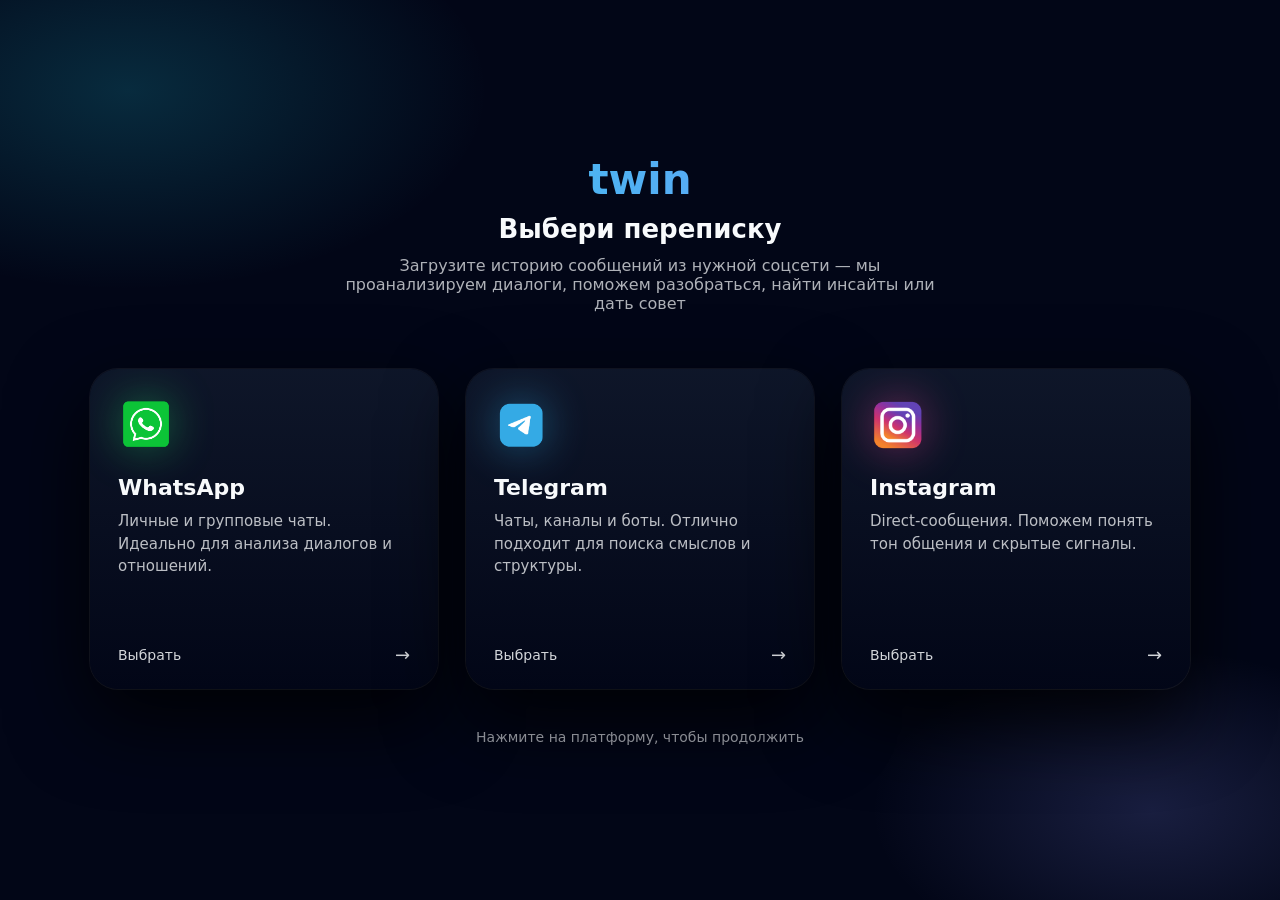
<file: frontend/main.html>
<!DOCTYPE html>
<html lang="ru">
<head>
  <meta charset="UTF-8" />
  <title>twin — выбери переписку</title>
  <meta name="viewport" content="width=device-width, initial-scale=1.0" />

  <style>
    * { box-sizing: border-box; }

    body {
      margin: 0;
      min-height: 100vh;
      background:
        radial-gradient(900px 500px at 10% 10%, rgba(34,211,238,0.18), transparent 40%),
        radial-gradient(700px 400px at 90% 90%, rgba(129,140,248,0.18), transparent 40%),
        #020617;
      font-family: Inter, system-ui, -apple-system, BlinkMacSystemFont, sans-serif;
      color: #f8fafc;
      display: flex;
      justify-content: center;
      align-items: center;
      padding: 40px;
    }

    .container {
      max-width: 1100px;
      width: 100%;
    }

    .header {
      text-align: center;
      margin-bottom: 48px;
    }

    .logo {
      font-size: 42px;
      font-weight: 900;
      background: linear-gradient(90deg, #22d3ee, #818cf8);
      background-clip: text;
      -webkit-background-clip: text;
      -webkit-text-fill-color: transparent;
      margin-bottom: 10px;
    }

    .headline {
      font-size: 26px;
      font-weight: 700;
      margin-bottom: 12px;
    }

    .subheadline {
      font-size: 16px;
      opacity: 0.7;
      max-width: 600px;
      margin: 0 auto;
    }

    .cards {
      display: grid;
      grid-template-columns: repeat(auto-fit, minmax(260px, 1fr));
      gap: 28px;
      margin-top: 56px;
    }

    .card {
      position: relative;
      height: 320px;
      border-radius: 28px;
      padding: 28px;
      background: linear-gradient(180deg, rgba(15,23,42,0.95), rgba(2,6,23,0.95));
      box-shadow:
        0 0 0 1px rgba(255,255,255,0.06),
        0 30px 80px rgba(0,0,0,0.85);
      cursor: pointer;
      transition: transform 0.3s ease, box-shadow 0.3s ease;
      overflow: hidden;
    }

    .card::before {
      content: "";
      position: absolute;
      inset: 0;
      background: radial-gradient(400px 200px at var(--x,50%) var(--y,50%), rgba(255,255,255,0.12), transparent 60%);
      opacity: 0;
      transition: opacity 0.3s ease;
    }

    .card:hover::before {
      opacity: 1;
    }

    .card:hover {
      transform: translateY(-8px) scale(1.02);
      box-shadow:
        0 40px 120px rgba(0,0,0,0.9),
        0 0 80px rgba(34,211,238,0.18);
    }

    .icon {
      width: 56px;
      height: 56px;
      margin-bottom: 18px;
      object-fit: contain;
      filter: drop-shadow(0 0 18px rgba(255,255,255,0.25));
    }

    .whatsapp .icon {
      filter: drop-shadow(0 0 22px rgba(37, 211, 102, 0.45));
    }

    .telegram .icon {
      filter: drop-shadow(0 0 22px rgba(56, 189, 248, 0.45));
    }

    .instagram .icon {
      filter: drop-shadow(0 0 22px rgba(236, 72, 153, 0.45));
    }

    .card-title {
      font-size: 22px;
      font-weight: 800;
      margin-bottom: 10px;
    }

    .card-desc {
      font-size: 15px;
      opacity: 0.75;
      line-height: 1.5;
    }

    .card-footer {
      position: absolute;
      bottom: 24px;
      left: 28px;
      right: 28px;
      display: flex;
      justify-content: space-between;
      align-items: center;
      font-size: 14px;
      opacity: 0.85;
    }

    .arrow {
      font-size: 18px;
      transition: transform 0.3s ease;
    }

    .card:hover .arrow {
      transform: translateX(6px);
    }

    .hint {
      text-align: center;
      margin-top: 40px;
      font-size: 14px;
      opacity: 0.55;
    }
  </style>
</head>

<body>
  <div class="container">
    <div class="header">
      <div class="logo">twin</div>
      <div class="headline">Выбери переписку</div>
      <div class="subheadline">
        Загрузите историю сообщений из нужной соцсети — мы проанализируем диалоги,
        поможем разобраться, найти инсайты или дать совет
      </div>
    </div>

    <div class="cards">
      <div class="card whatsapp" onclick="selectPlatform('whatsapp')">
        <img class="icon" src="assets/logos/wp.png" alt="WhatsApp" />
        <div class="card-title">WhatsApp</div>
        <div class="card-desc">Личные и групповые чаты. Идеально для анализа диалогов и отношений.</div>
        <div class="card-footer">
          <span>Выбрать</span>
          <span class="arrow">→</span>
        </div>
      </div>

      <div class="card telegram" onclick="selectPlatform('telegram')">
        <img class="icon" src="assets/logos/telegram.png" alt="Telegram" />
        <div class="card-title">Telegram</div>
        <div class="card-desc">Чаты, каналы и боты. Отлично подходит для поиска смыслов и структуры.</div>
        <div class="card-footer">
          <span>Выбрать</span>
          <span class="arrow">→</span>
        </div>
      </div>

      <div class="card instagram" onclick="selectPlatform('instagram')">
        <img class="icon" src="assets/logos/insta.png" alt="Instagram" />
        <div class="card-title">Instagram</div>
        <div class="card-desc">Direct-сообщения. Поможем понять тон общения и скрытые сигналы.</div>
        <div class="card-footer">
          <span>Выбрать</span>
          <span class="arrow">→</span>
        </div>
      </div>
    </div>

    <div class="hint">Нажмите на платформу, чтобы продолжить</div>
  </div>

  <script>
    const token = new URLSearchParams(window.location.search).get('token');

    function selectPlatform(platform) {
      console.log('Выбрана платформа:', platform);
      window.location.href = `upload.html?platform=${platform}&token=${token}`
    }

    document.querySelectorAll('.card').forEach(card => {
      card.addEventListener('mousemove', e => {
        const rect = card.getBoundingClientRect();
        card.style.setProperty('--x', `${e.clientX - rect.left}px`);
        card.style.setProperty('--y', `${e.clientY - rect.top}px`);
      });
    });
  </script>
</body>
</html>
</file>
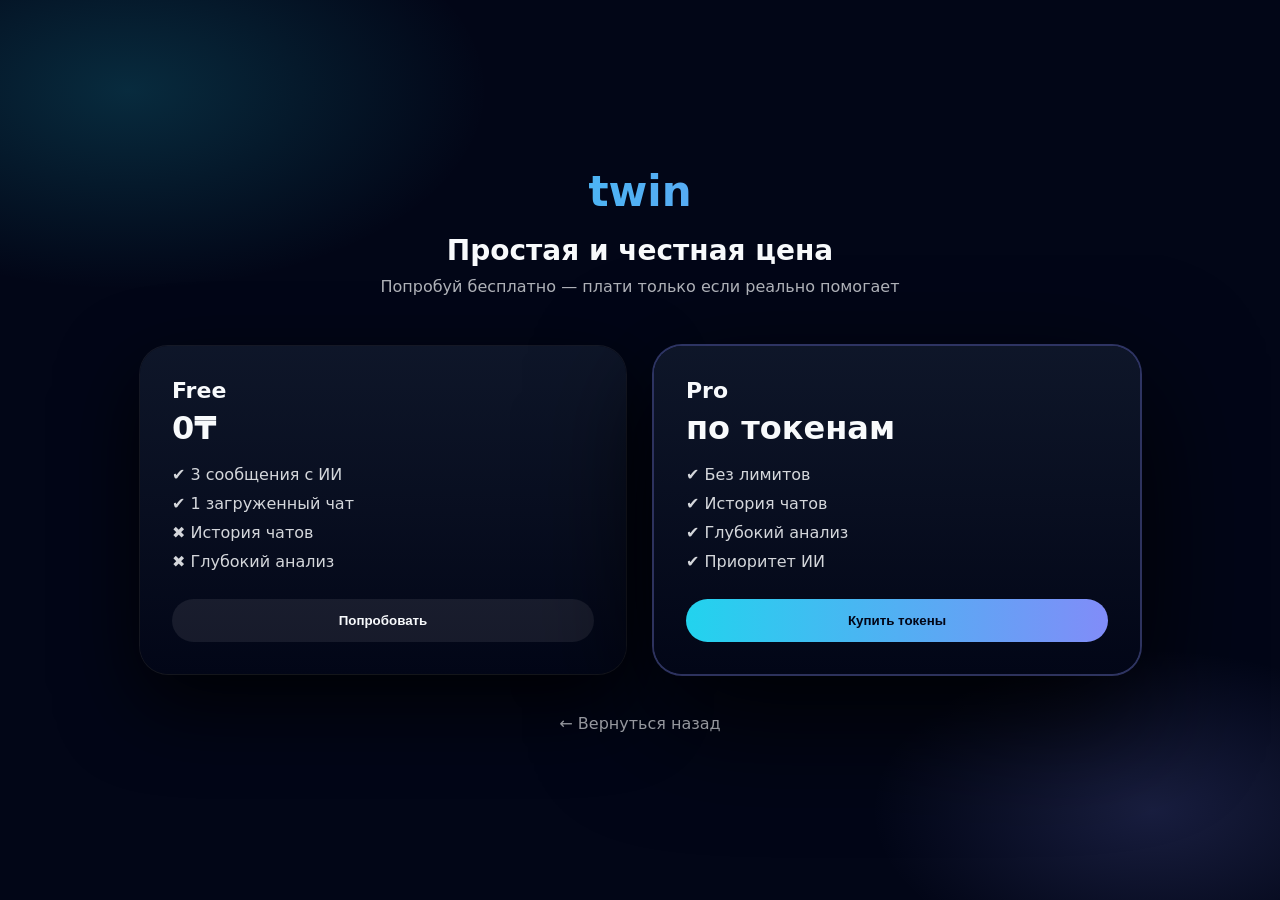
<file: frontend/pricing.html>
<!DOCTYPE html>
<html lang="ru">
<head>
  <meta charset="UTF-8" />
  <title>twin — Цена</title>
  <meta name="viewport" content="width=device-width, initial-scale=1.0" />

  <style>
    * { box-sizing: border-box; }

    body {
      margin: 0;
      min-height: 100vh;
      background:
        radial-gradient(900px 500px at 10% 10%, rgba(34,211,238,0.18), transparent 40%),
        radial-gradient(700px 400px at 90% 90%, rgba(129,140,248,0.18), transparent 40%),
        #020617;
      font-family: Inter, system-ui, sans-serif;
      color: #f8fafc;
      display: flex;
      justify-content: center;
      align-items: center;
      padding: 40px;
    }

    .container {
      max-width: 1000px;
      width: 100%;
      text-align: center;
    }

    .logo {
      font-size: 42px;
      font-weight: 900;
      background: linear-gradient(90deg, #22d3ee, #818cf8);
      background-clip: text;
      -webkit-background-clip: text;
      -webkit-text-fill-color: transparent;
      margin-bottom: 10px;
    }

    h1 {
      font-size: 28px;
      margin-bottom: 10px;
    }

    .subtitle {
      opacity: 0.7;
      margin-bottom: 50px;
    }

    .plans {
      display: grid;
      grid-template-columns: repeat(auto-fit, minmax(280px, 1fr));
      gap: 28px;
    }

    .plan {
      background: linear-gradient(180deg, rgba(15,23,42,0.95), rgba(2,6,23,0.95));
      border-radius: 28px;
      padding: 32px;
      box-shadow:
        0 0 0 1px rgba(255,255,255,0.08),
        0 30px 80px rgba(0,0,0,0.85);
      text-align: left;
    }

    .plan.pro {
      box-shadow:
        0 0 0 2px rgba(129,140,248,0.35),
        0 40px 120px rgba(0,0,0,0.9);
    }

    .plan-title {
      font-size: 22px;
      font-weight: 800;
      margin-bottom: 6px;
    }

    .price {
      font-size: 32px;
      font-weight: 900;
      margin-bottom: 18px;
    }

    .features {
      list-style: none;
      padding: 0;
      margin: 0 0 28px 0;
      opacity: 0.85;
    }

    .features li {
      margin-bottom: 10px;
    }

    .btn {
      display: block;
      width: 100%;
      padding: 14px;
      border-radius: 999px;
      border: none;
      font-weight: 700;
      cursor: pointer;
      background: linear-gradient(90deg, #22d3ee, #818cf8);
      color: #020617;
    }

    .btn.secondary {
      background: rgba(255,255,255,0.08);
      color: #f8fafc;
    }

    .back {
      margin-top: 40px;
      opacity: 0.6;
      cursor: pointer;
    }
  </style>
</head>

<body>
  <div class="container">
    <div class="logo">twin</div>
    <h1>Простая и честная цена</h1>
    <div class="subtitle">
      Попробуй бесплатно — плати только если реально помогает
    </div>

    <div class="plans">
      <div class="plan">
        <div class="plan-title">Free</div>
        <div class="price">0₸</div>
        <ul class="features">
          <li>✔ 3 сообщения с ИИ</li>
          <li>✔ 1 загруженный чат</li>
          <li>✖ История чатов</li>
          <li>✖ Глубокий анализ</li>
        </ul>
        <button class="btn secondary" onclick="goBack()">Попробовать</button>
      </div>

      <div class="plan pro">
        <div class="plan-title">Pro</div>
        <div class="price">по токенам</div>
        <ul class="features">
          <li>✔ Без лимитов</li>
          <li>✔ История чатов</li>
          <li>✔ Глубокий анализ</li>
          <li>✔ Приоритет ИИ</li>
        </ul>
        <button class="btn">Купить токены</button>
      </div>
    </div>

    <div class="back" onclick="goBack()">← Вернуться назад</div>
  </div>

  <script>
    function goBack() {
      window.history.back();
    }
  </script>
</body>
</html>
</file>
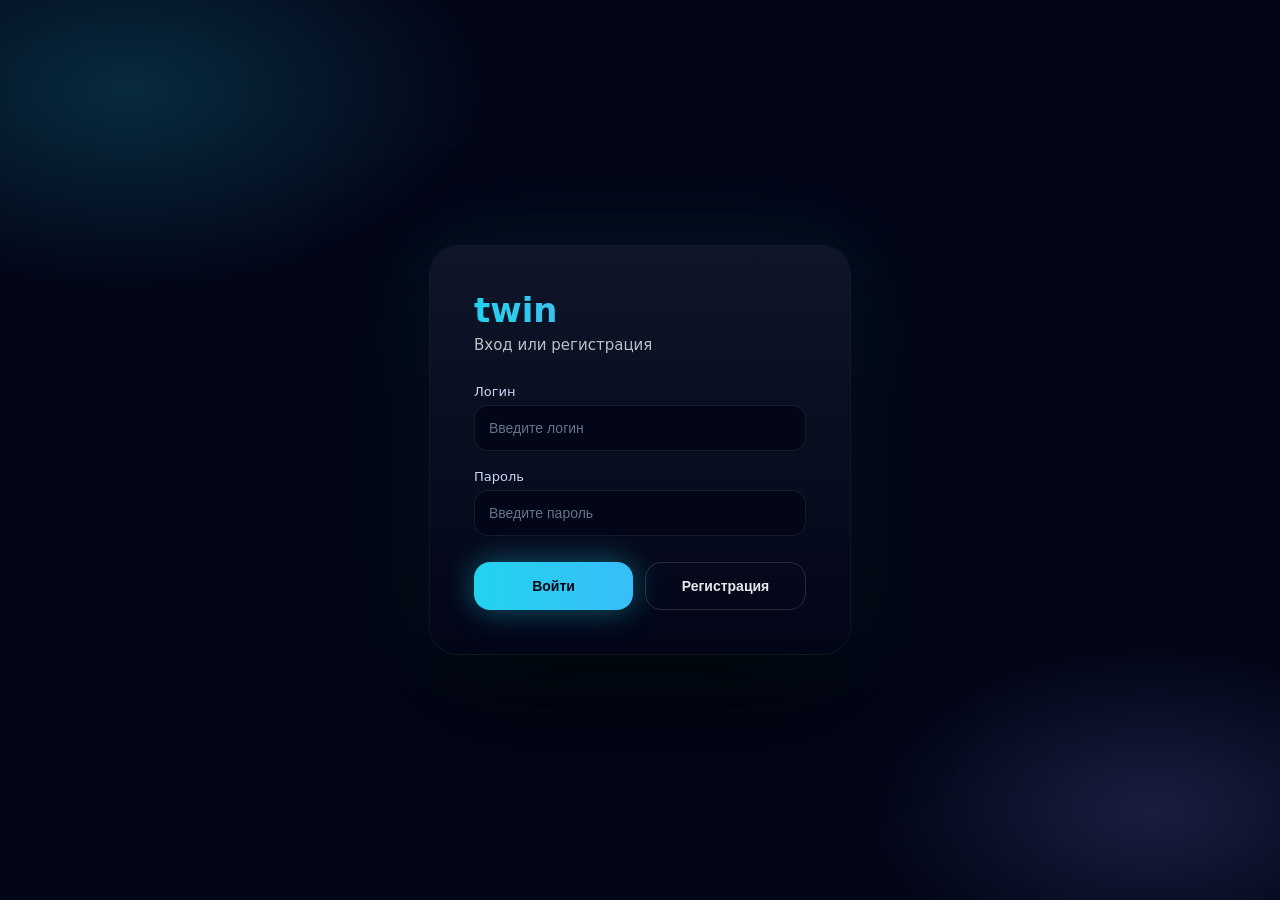
<file: frontend/registerpage.html>
<!DOCTYPE html>
<html lang="ru">
<head>
  <meta charset="UTF-8" />
  <title>twin — вход</title>
  <meta name="viewport" content="width=device-width, initial-scale=1.0" />

  <style>
    * {
      box-sizing: border-box;
    }

    body {
      margin: 0;
      height: 100vh;
      background:
        radial-gradient(900px 500px at 10% 10%, rgba(34, 211, 238, 0.18), transparent 40%),
        radial-gradient(700px 400px at 90% 90%, rgba(129, 140, 248, 0.18), transparent 40%),
        #020617;
      font-family: Inter, system-ui, -apple-system, BlinkMacSystemFont, sans-serif;
      display: flex;
      justify-content: center;
      align-items: center;
      color: #f8fafc;
    }

    .auth-card {
      width: 420px;
      padding: 44px;
      border-radius: 28px;
      background: linear-gradient(
        180deg,
        rgba(15, 23, 42, 0.95),
        rgba(2, 6, 23, 0.95)
      );
      backdrop-filter: blur(22px);
      box-shadow:
        0 0 0 1px rgba(255,255,255,0.06),
        0 40px 120px rgba(0,0,0,0.85),
        0 0 90px rgba(34, 211, 238, 0.14);
      animation: fadeUp 0.8s ease forwards;
    }

    @keyframes fadeUp {
      from {
        opacity: 0;
        transform: translateY(20px) scale(0.98);
      }
      to {
        opacity: 1;
        transform: translateY(0) scale(1);
      }
    }

    .logo {
      font-size: 34px;
      font-weight: 900;
      margin-bottom: 6px;
      background: linear-gradient(90deg, #22d3ee, #818cf8);
      background-clip: text;
      -webkit-background-clip: text;
      -webkit-text-fill-color: transparent;
    }

    .subtitle {
      opacity: 0.75;
      font-size: 15px;
      margin-bottom: 30px;
    }

    .field {
      display: flex;
      flex-direction: column;
      gap: 6px;
      margin-bottom: 18px;
    }

    .field label {
      font-size: 13px;
      color: #cbd5f5;
    }

    .field input {
      height: 46px;
      padding: 0 14px;
      border-radius: 14px;
      border: 1px solid rgba(255,255,255,0.08);
      background: #020617;
      color: #f8fafc;
      font-size: 14px;
      outline: none;
      transition: border 0.2s ease, box-shadow 0.2s ease;
    }

    .field input::placeholder {
      color: #64748b;
    }

    .field input:focus {
      border-color: #22d3ee;
      box-shadow: 0 0 0 3px rgba(34, 211, 238, 0.25);
    }

    .actions {
      display: flex;
      gap: 12px;
      margin-top: 26px;
    }

    .btn {
      flex: 1;
      height: 48px;
      border-radius: 16px;
      border: none;
      font-size: 14px;
      font-weight: 700;
      cursor: pointer;
      transition: transform 0.15s ease, box-shadow 0.15s ease;
    }

    .btn:active {
      transform: scale(0.97);
    }

    .btn-login {
      background: linear-gradient(90deg, #22d3ee, #38bdf8);
      color: #020617;
      box-shadow: 0 0 30px rgba(34, 211, 238, 0.4);
    }

    .btn-register {
      background: transparent;
      color: #e5e7eb;
      border: 1px solid rgba(255,255,255,0.14);
    }

    .btn:hover {
      transform: translateY(-1px);
    }

    .hint {
      margin-top: 22px;
      font-size: 13px;
      opacity: 0.55;
      text-align: center;
    }
  </style>
</head>

<body>
  <div class="auth-card">
    <div class="logo">twin</div>
    <div class="subtitle">Вход или регистрация</div>

    <div class="field">
      <label>Логин</label>
      <input type="text" id="email" placeholder="Введите логин" />
    </div>

    <div class="field">
      <label>Пароль</label>
      <input type="password" id="password" placeholder="Введите пароль" />
    </div>

    <div class="actions">
      <button class="btn btn-login" onclick="login()">Войти</button>
      <button class="btn btn-register" onclick="register()">Регистрация</button>
    </div>
  </div>
  <script>
        const API_URL = "http://localhost:8000";

        async function register() {
            const email = document.getElementById("email").value;
            const password = document.getElementById("password").value;


            const response = await fetch(`${API_URL}/auth/register`, {
                method: "POST",
                headers: {
                    "Content-Type": "application/json"
                },
                body: JSON.stringify({ email, password })
            });
            const data = await response.json();
            console.log(data);
            if (response.ok) {
                alert("Регистрация успешна! Теперь вы можете войти.");
            } else {
                alert("Ошибка регистрации: " + data.detail);
            }
        }
        async function login() {
            const username = document.getElementById("email").value;
            const password = document.getElementById("password").value;

            const formData = new URLSearchParams();
            formData.append("username", username);
            formData.append("password", password);

            const response = await fetch(`${API_URL}/auth/login-to-get-token`, {
                method: "POST",
                headers: {
                    "Content-Type": "application/x-www-form-urlencoded"
                },
                body: formData.toString()
            });

            const data = await response.json();
            console.log(data);
            //go to another page if response is successful and give token that was made
            if (response.ok) {
                localStorage.setItem("token", data.access_token);
                window.location.href = `main.html?token=${data.access_token}`;
            }
        }
  </script>
</body>
</html>
</file>
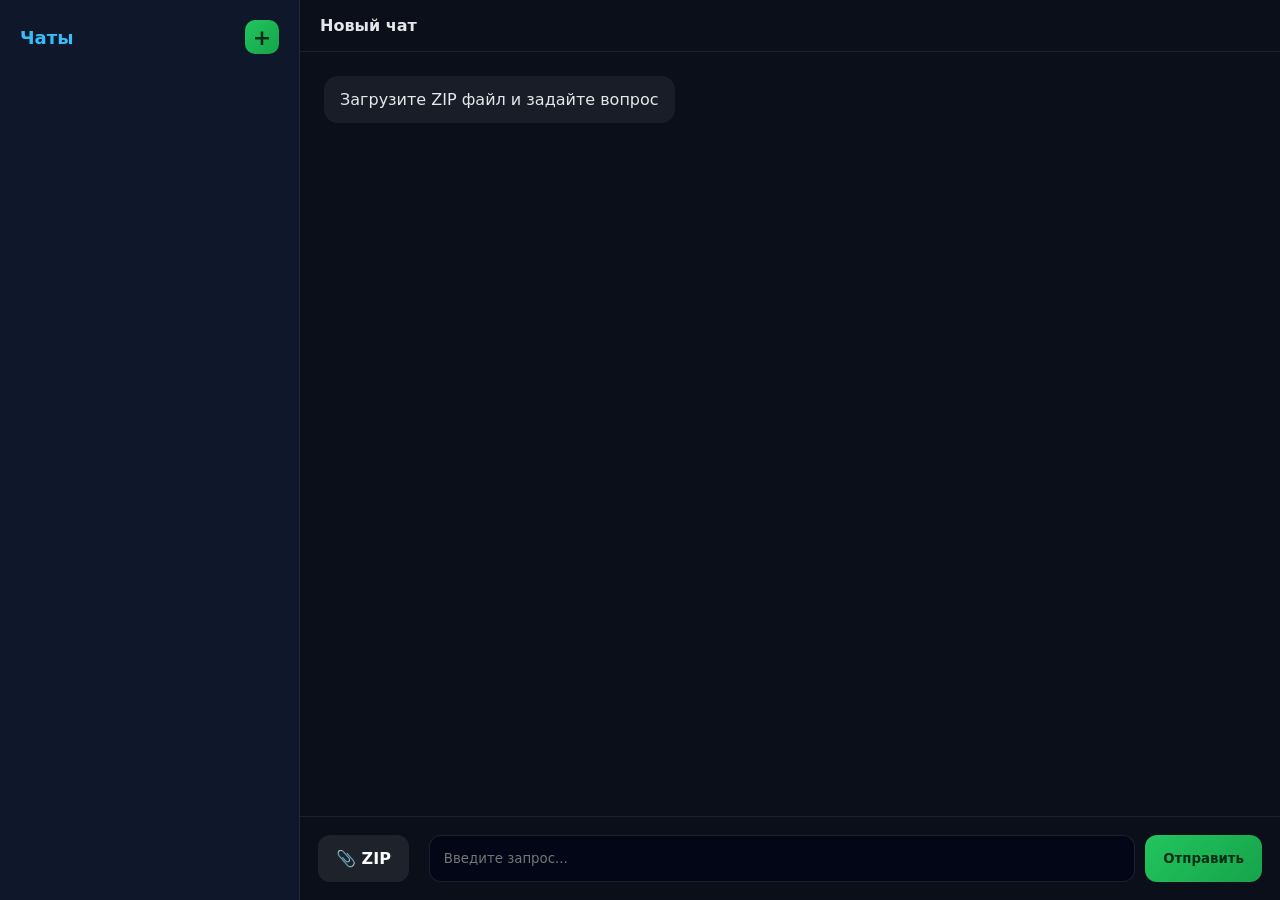
<file: frontend/upload.html>
<!DOCTYPE html>
<html lang="ru">
<head>
  <meta charset="UTF-8" />
  <title>TWIN — Upload</title>
  <meta name="viewport" content="width=device-width, initial-scale=1.0" />

  <style>
    /* ===== YOUR CSS — UNCHANGED ===== */
    * { margin: 0; padding: 0; box-sizing: border-box; font-family: Inter, system-ui, sans-serif; }

    body {
      height: 100vh;
      background: #0b0f19;
      color: #e5e7eb;
      display: flex;
    }

    .sidebar {
      width: 300px;
      background: #0f172a;
      border-right: 1px solid rgba(255,255,255,0.08);
      padding: 20px;
      display: flex;
      flex-direction: column;
    }

    .sidebar-header {
      display: flex;
      justify-content: space-between;
      align-items: center;
      margin-bottom: 16px;
    }

    .sidebar-header h2 {
      font-size: 18px;
      color: #38bdf8;
    }

    .new-chat-btn {
      width: 34px;
      height: 34px;
      border-radius: 10px;
      border: none;
      cursor: pointer;
      font-size: 22px;
      font-weight: 600;
      background: linear-gradient(135deg, #22c55e, #16a34a);
      color: #052e16;
    }

    .chat-list {
      flex: 1;
      display: flex;
      flex-direction: column;
      gap: 10px;
      overflow-y: auto;
    }

    .chat-item {
      padding: 12px;
      border-radius: 10px;
      background: rgba(255,255,255,0.04);
      cursor: pointer;
    }

    .chat-item.active,
    .chat-item:hover {
      background: rgba(56,189,248,0.18);
    }

    .main {
      flex: 1;
      display: flex;
      flex-direction: column;
    }

    .chat-header {
      padding: 16px 20px;
      border-bottom: 1px solid rgba(255,255,255,0.08);
      font-weight: 600;
    }

    .messages {
      flex: 1;
      padding: 24px;
      display: flex;
      flex-direction: column;
      gap: 14px;
      overflow-y: auto;
    }

    .message {
      max-width: 70%;
      padding: 14px 16px;
      border-radius: 14px;
    }

    .user {
      align-self: flex-end;
      background: linear-gradient(135deg, #38bdf8, #0ea5e9);
      color: #020617;
    }

    .ai {
      align-self: flex-start;
      background: rgba(255,255,255,0.06);
    }

    .input-area {
      padding: 18px;
      border-top: 1px solid rgba(255,255,255,0.08);
      display: flex;
      gap: 10px;
      flex-wrap: wrap;
    }

    .input-area input[type="text"] {
      flex: 1;
      background: #020617;
      border: 1px solid rgba(255,255,255,0.1);
      color: white;
      padding: 14px;
      border-radius: 12px;
      min-width: 200px;
    }

    .input-area input[type="file"] { display: none; }

    .file-btn,
    .send-btn {
      padding: 14px 18px;
      border-radius: 12px;
      border: none;
      cursor: pointer;
      font-weight: 600;
    }

    .file-btn {
      background: rgba(255,255,255,0.08);
      color: white;
    }

    .send-btn {
      background: linear-gradient(135deg, #22c55e, #16a34a);
      color: #052e16;
    }

    .file-name {
      font-size: 12px;
      opacity: 0.7;
    }
  </style>
</head>
<body>

<aside class="sidebar">
  <div class="sidebar-header">
    <h2>Чаты</h2>
    <button class="new-chat-btn" onclick="createNewChat()">+</button>
  </div>
  <div id="chatList" class="chat-list"></div>
</aside>

<main class="main">
  <div class="chat-header" id="chatTitle">Новый чат</div>

  <div class="messages" id="messages">
    <div class="ai message">Загрузите ZIP файл и задайте вопрос</div>
  </div>

  <div class="input-area">
    <label class="file-btn">
      📎 ZIP
      <input type="file" id="zipInput" accept=".zip" />
    </label>
    <div class="file-name" id="fileName"></div>

    <input type="text" id="promptInput" placeholder="Введите запрос..." />
    <button class="send-btn" onclick="sendMessage()">Отправить</button>
  </div>
</main>

<script>
  const API_URL = "http://localhost:8000";
  const token = new URLSearchParams(window.location.search).get("token");

  let chats = [];
  let activeChatId = null;
  let currentZipFile = null;

  document.getElementById("zipInput").addEventListener("change", e => {
    currentZipFile = e.target.files[0];
    document.getElementById("fileName").textContent = currentZipFile.name;
  });

  function createNewChat() {
    activeChatId = null;
    currentZipFile = null;
    document.getElementById("zipInput").value = "";
    document.getElementById("fileName").textContent = "";
    document.getElementById("chatTitle").textContent = "Новый чат";
    document.getElementById("messages").innerHTML =
      `<div class="ai message">Загрузите ZIP файл и задайте вопрос</div>`;
  }

  function renderChats() {
    const list = document.getElementById("chatList");
    list.innerHTML = "";

    chats.forEach(chat => {
      const div = document.createElement("div");
      div.className = "chat-item" + (chat.id === activeChatId ? " active" : "");
      div.textContent = chat.title;
      div.onclick = () => {
        activeChatId = chat.id;
        renderChats();
        renderMessages();
      };
      list.appendChild(div);
    });
  }

  function renderMessages() {
    const box = document.getElementById("messages");
    box.innerHTML = "";
    const chat = chats.find(c => c.id === activeChatId);
    if (!chat) return;

    document.getElementById("chatTitle").textContent = chat.title;

    chat.messages.forEach(m => {
      const div = document.createElement("div");
      div.className = "message " + m.role;
      div.textContent = m.text;
      box.appendChild(div);
    });
  }

  async function sendMessage() {
    const instruction = document.getElementById("promptInput").value.trim();
    if (!instruction || !currentZipFile) {
      alert("ZIP и запрос обязательны");
      return;
    }

    if (!activeChatId) {
      const chat = {
        id: Date.now(),
        title: currentZipFile.name.replace(".zip", ""),
        messages: []
      };
      chats.push(chat);
      activeChatId = chat.id;
      renderChats();
    }

    const chat = chats.find(c => c.id === activeChatId);
    chat.messages.push({ role: "user", text: instruction });
    renderMessages();

    const formData = new FormData();
    formData.append("uploaded_zip", currentZipFile);
    formData.append("instruction", instruction);
    formData.append("platform", "whatsapp");

    const res = await fetch(`${API_URL}/analyze_with_zip`, {
      method: "POST",
      headers: { Authorization: `Bearer ${token}` },
      body: formData
    });

    const data = await res.json();
    chat.messages[chat.messages.length - 1] = {
  role: 'ai',
  text: data.response
};

    renderMessages();
  }
</script>

</body>
</html>
</file>
